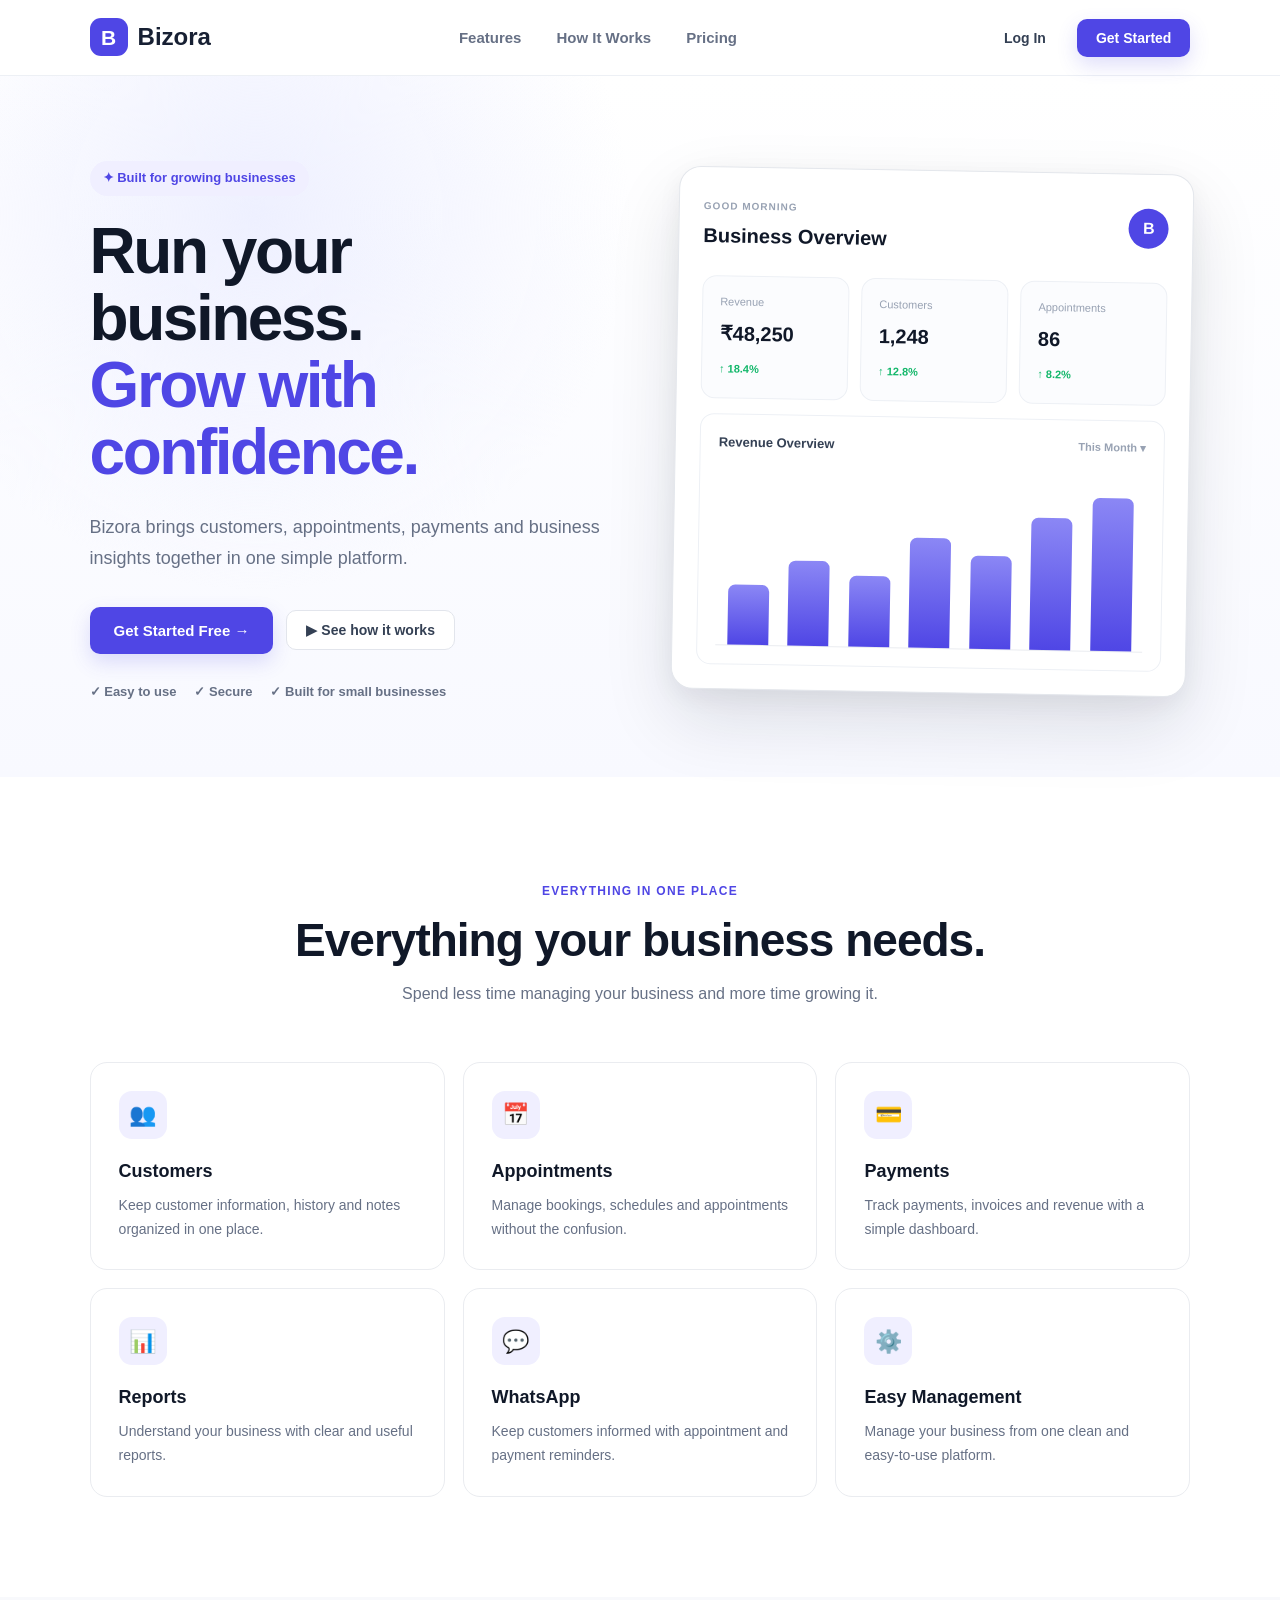
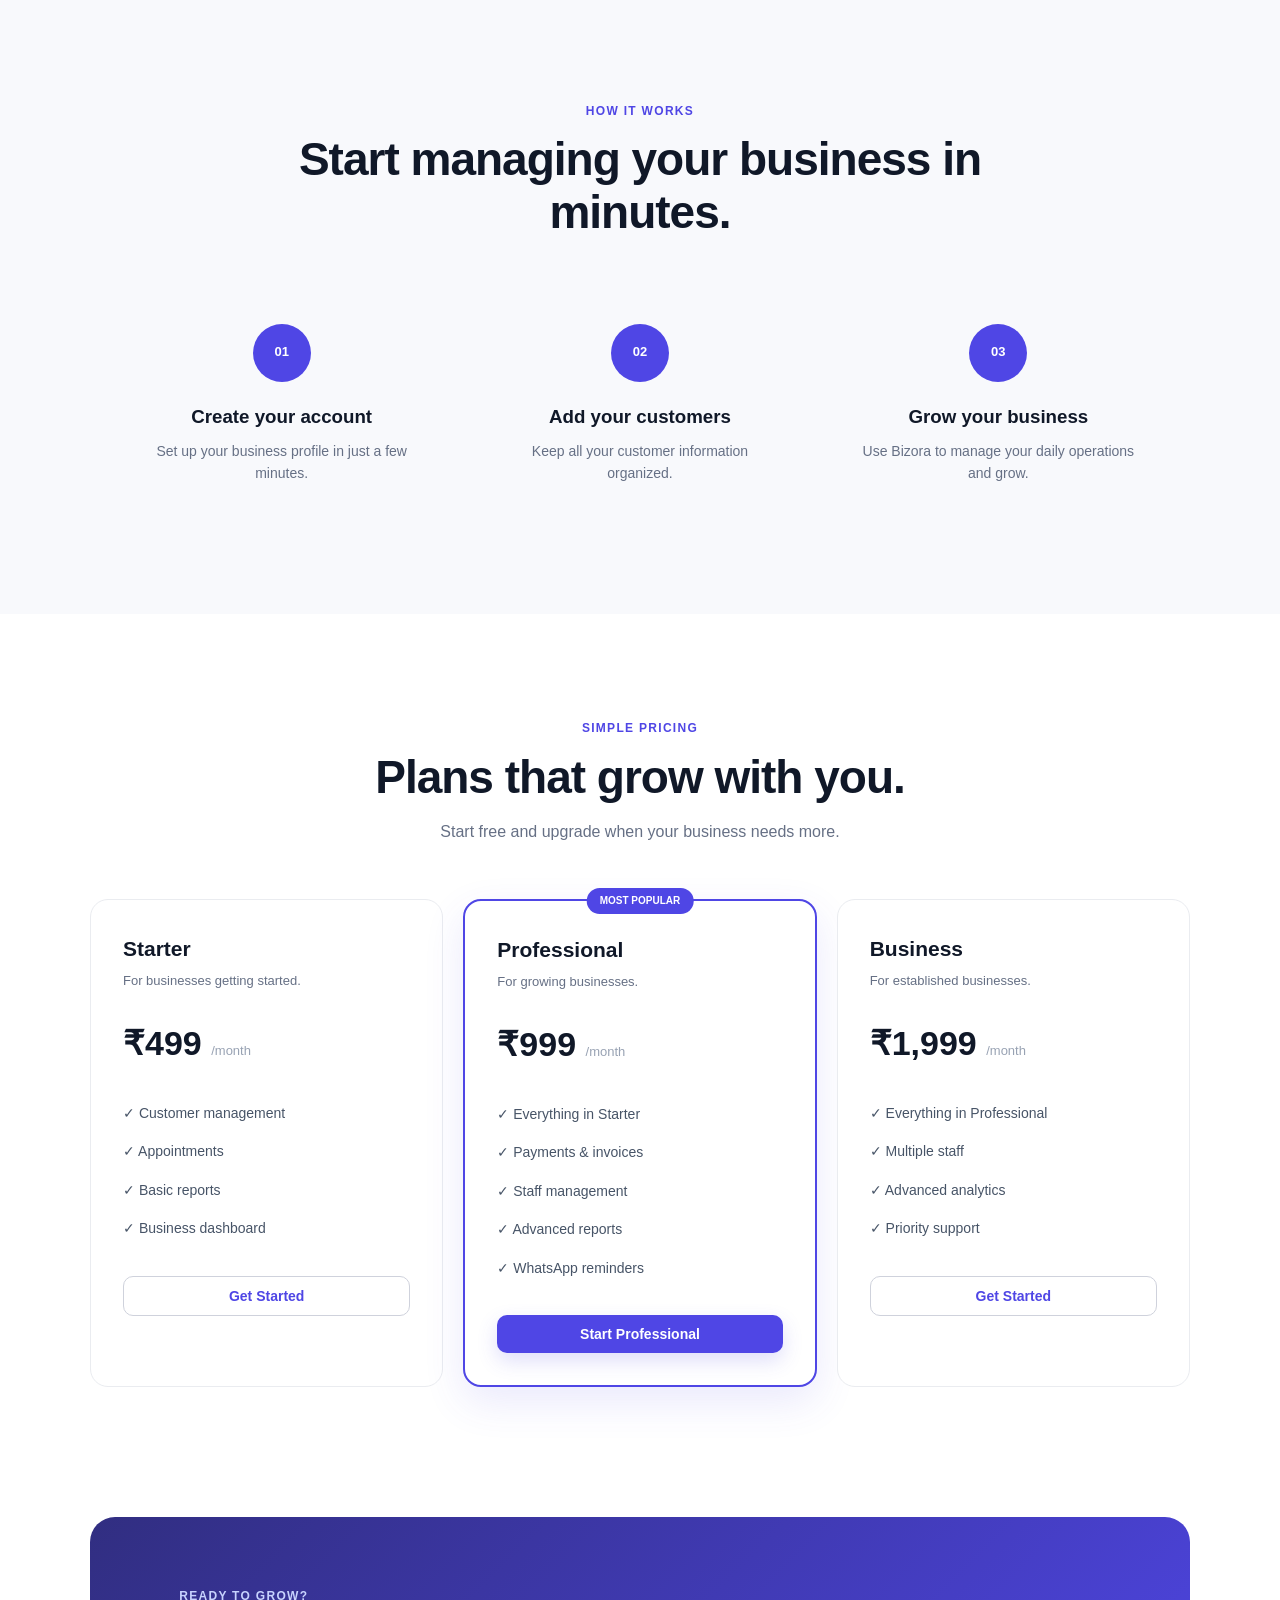
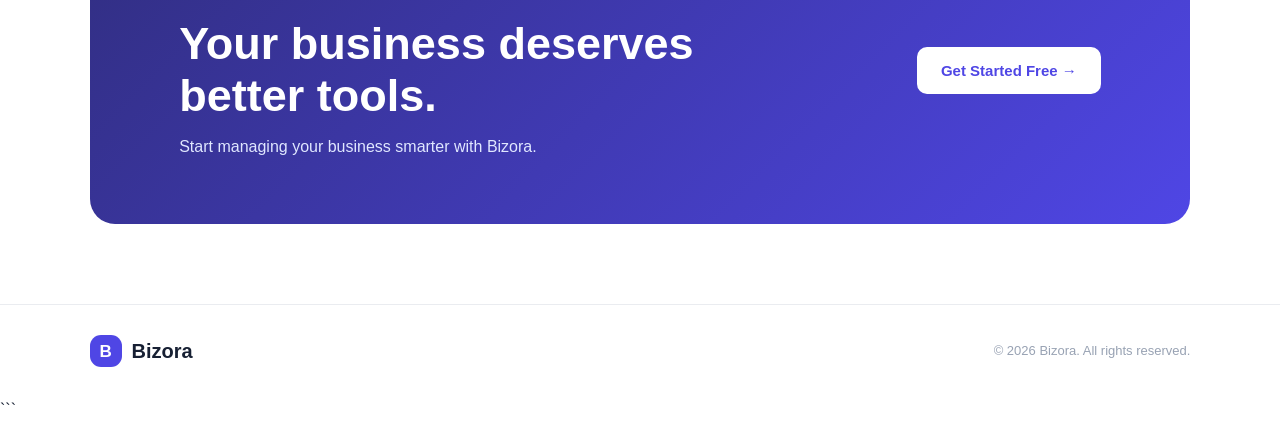
<file: index.html>
<!DOCTYPE html>
<html lang="en">
<head>
  <meta charset="UTF-8">
  <meta name="viewport" content="width=device-width, initial-scale=1.0">

  <title>Bizora — Simple Software for Growing Businesses</title>

  <link rel="stylesheet" href="style.css">
</head>

<body>

  <!-- Navigation -->
  <header class="navbar">
    <div class="logo">
      <span class="logo-mark">B</span>
      <span>Bizora</span>
    </div>

    <nav>
      <a href="#features">Features</a>
      <a href="#how-it-works">How It Works</a>
      <a href="#pricing">Pricing</a>
    </nav>

    <div class="nav-buttons">
      <button class="btn btn-login" onclick="login()">Log In</button>
      <button class="btn btn-primary" onclick="getStarted()">Get Started</button>
    </div>
  </header>


  <!-- Hero Section -->
  <main>

    <section class="hero">

      <div class="hero-content">

        <div class="badge">
          ✦ Built for growing businesses
        </div>

        <h1>
          Run your business.
          <span>Grow with confidence.</span>
        </h1>

        <p>
          Bizora brings customers, appointments, payments and business
          insights together in one simple platform.
        </p>

        <div class="hero-buttons">
          <button class="btn btn-primary btn-large" onclick="getStarted()">
            Get Started Free →
          </button>

          <button class="btn btn-demo" onclick="showDemo()">
            ▶ See how it works
          </button>
        </div>

        <div class="trust">
          <span>✓ Easy to use</span>
          <span>✓ Secure</span>
          <span>✓ Built for small businesses</span>
        </div>

      </div>


      <!-- Dashboard Preview -->
      <div class="dashboard-preview">

        <div class="preview-header">
          <div>
            <small>GOOD MORNING</small>
            <h3>Business Overview</h3>
          </div>

          <div class="avatar">B</div>
        </div>

        <div class="stats">

          <div class="stat-card">
            <small>Revenue</small>
            <strong>₹48,250</strong>
            <span class="positive">↑ 18.4%</span>
          </div>

          <div class="stat-card">
            <small>Customers</small>
            <strong>1,248</strong>
            <span class="positive">↑ 12.8%</span>
          </div>

          <div class="stat-card">
            <small>Appointments</small>
            <strong>86</strong>
            <span class="positive">↑ 8.2%</span>
          </div>

        </div>

        <div class="chart-card">
          <div class="chart-title">
            <span>Revenue Overview</span>
            <span class="chart-period">This Month ▾</span>
          </div>

          <div class="chart">
            <div class="bar" style="height:35%"></div>
            <div class="bar" style="height:50%"></div>
            <div class="bar" style="height:42%"></div>
            <div class="bar" style="height:65%"></div>
            <div class="bar" style="height:55%"></div>
            <div class="bar" style="height:78%"></div>
            <div class="bar" style="height:90%"></div>
          </div>
        </div>

      </div>

    </section>


    <!-- Features -->
    <section class="section" id="features">

      <div class="section-heading">
        <span class="eyebrow">EVERYTHING IN ONE PLACE</span>

        <h2>
          Everything your business needs.
        </h2>

        <p>
          Spend less time managing your business and more time growing it.
        </p>
      </div>


      <div class="features-grid">

        <div class="feature-card">
          <div class="feature-icon">👥</div>
          <h3>Customers</h3>
          <p>
            Keep customer information, history and notes organized in one place.
          </p>
        </div>

        <div class="feature-card">
          <div class="feature-icon">📅</div>
          <h3>Appointments</h3>
          <p>
            Manage bookings, schedules and appointments without the confusion.
          </p>
        </div>

        <div class="feature-card">
          <div class="feature-icon">💳</div>
          <h3>Payments</h3>
          <p>
            Track payments, invoices and revenue with a simple dashboard.
          </p>
        </div>

        <div class="feature-card">
          <div class="feature-icon">📊</div>
          <h3>Reports</h3>
          <p>
            Understand your business with clear and useful reports.
          </p>
        </div>

        <div class="feature-card">
          <div class="feature-icon">💬</div>
          <h3>WhatsApp</h3>
          <p>
            Keep customers informed with appointment and payment reminders.
          </p>
        </div>

        <div class="feature-card">
          <div class="feature-icon">⚙️</div>
          <h3>Easy Management</h3>
          <p>
            Manage your business from one clean and easy-to-use platform.
          </p>
        </div>

      </div>

    </section>


    <!-- How It Works -->
    <section class="section light-section" id="how-it-works">

      <div class="section-heading">
        <span class="eyebrow">HOW IT WORKS</span>

        <h2>
          Start managing your business in minutes.
        </h2>
      </div>

      <div class="steps">

        <div class="step">
          <div class="step-number">01</div>
          <h3>Create your account</h3>
          <p>Set up your business profile in just a few minutes.</p>
        </div>

        <div class="step">
          <div class="step-number">02</div>
          <h3>Add your customers</h3>
          <p>Keep all your customer information organized.</p>
        </div>

        <div class="step">
          <div class="step-number">03</div>
          <h3>Grow your business</h3>
          <p>Use Bizora to manage your daily operations and grow.</p>
        </div>

      </div>

    </section>


    <!-- Pricing -->
    <section class="section" id="pricing">

      <div class="section-heading">
        <span class="eyebrow">SIMPLE PRICING</span>

        <h2>
          Plans that grow with you.
        </h2>

        <p>
          Start free and upgrade when your business needs more.
        </p>
      </div>


      <div class="pricing-grid">

        <div class="pricing-card">

          <h3>Starter</h3>

          <p>For businesses getting started.</p>

          <div class="price">
            ₹499 <span>/month</span>
          </div>

          <ul>
            <li>✓ Customer management</li>
            <li>✓ Appointments</li>
            <li>✓ Basic reports</li>
            <li>✓ Business dashboard</li>
          </ul>

          <button class="btn btn-outline" onclick="getStarted()">
            Get Started
          </button>

        </div>


        <div class="pricing-card popular">

          <div class="popular-label">
            MOST POPULAR
          </div>

          <h3>Professional</h3>

          <p>For growing businesses.</p>

          <div class="price">
            ₹999 <span>/month</span>
          </div>

          <ul>
            <li>✓ Everything in Starter</li>
            <li>✓ Payments & invoices</li>
            <li>✓ Staff management</li>
            <li>✓ Advanced reports</li>
            <li>✓ WhatsApp reminders</li>
          </ul>

          <button class="btn btn-primary" onclick="getStarted()">
            Start Professional
          </button>

        </div>


        <div class="pricing-card">

          <h3>Business</h3>

          <p>For established businesses.</p>

          <div class="price">
            ₹1,999 <span>/month</span>
          </div>

          <ul>
            <li>✓ Everything in Professional</li>
            <li>✓ Multiple staff</li>
            <li>✓ Advanced analytics</li>
            <li>✓ Priority support</li>
          </ul>

          <button class="btn btn-outline" onclick="getStarted()">
            Get Started
          </button>

        </div>

      </div>

    </section>


    <!-- Final CTA -->
    <section class="cta">

      <div>
        <span class="eyebrow">READY TO GROW?</span>

        <h2>
          Your business deserves better tools.
        </h2>

        <p>
          Start managing your business smarter with Bizora.
        </p>
      </div>

      <button class="btn btn-white btn-large" onclick="getStarted()">
        Get Started Free →
      </button>

    </section>

  </main>


  <!-- Footer -->
  <footer>

    <div class="footer-logo">
      <span class="logo-mark">B</span>
      Bizora
    </div>

    <p>
      © 2026 Bizora. All rights reserved.
    </p>

  </footer>


  <script src="script.js"></script>

</body>
</html>
```
</file>
<file: style.css>
* {
  margin: 0;
  padding: 0;
  box-sizing: border-box;
}

html {
  scroll-behavior: smooth;
}

body {
  font-family: Inter, Arial, Helvetica, sans-serif;
  color: #172033;
  background: #ffffff;
  line-height: 1.6;
}

/* =========================
   NAVIGATION
========================= */

.navbar {
  height: 76px;
  padding: 0 7%;
  display: flex;
  align-items: center;
  justify-content: space-between;
  background: rgba(255, 255, 255, 0.96);
  border-bottom: 1px solid #edf0f5;
  position: sticky;
  top: 0;
  z-index: 1000;
}

.logo,
.footer-logo {
  display: flex;
  align-items: center;
  gap: 10px;
  font-size: 24px;
  font-weight: 800;
  color: #172033;
}

.logo-mark {
  width: 38px;
  height: 38px;
  display: flex;
  align-items: center;
  justify-content: center;
  border-radius: 11px;
  background: #4f46e5;
  color: white;
  font-size: 21px;
  font-weight: 800;
}

.navbar nav {
  display: flex;
  gap: 35px;
}

.navbar nav a {
  color: #667085;
  text-decoration: none;
  font-size: 15px;
  font-weight: 600;
  transition: 0.2s ease;
}

.navbar nav a:hover {
  color: #4f46e5;
}

.nav-buttons {
  display: flex;
  gap: 12px;
}

/* =========================
   BUTTONS
========================= */

.btn {
  border: none;
  border-radius: 10px;
  padding: 11px 19px;
  font-size: 14px;
  font-weight: 700;
  cursor: pointer;
  transition: 0.2s ease;
}

.btn-primary {
  background: #4f46e5;
  color: white;
  box-shadow: 0 8px 20px rgba(79, 70, 229, 0.18);
}

.btn-primary:hover {
  background: #4338ca;
  transform: translateY(-2px);
}

.btn-login {
  background: transparent;
  color: #344054;
}

.btn-login:hover {
  background: #f5f6fa;
}

.btn-large {
  padding: 15px 24px;
  font-size: 15px;
}

.btn-demo {
  background: white;
  color: #344054;
  border: 1px solid #e2e5ec;
}

.btn-demo:hover {
  border-color: #c7cad4;
  transform: translateY(-2px);
}

.btn-outline {
  width: 100%;
  background: white;
  color: #4f46e5;
  border: 1px solid #cfd2dc;
}

.btn-outline:hover {
  background: #f5f5ff;
}

.btn-white {
  background: white;
  color: #4f46e5;
}

.btn-white:hover {
  background: #f5f5ff;
  transform: translateY(-2px);
}

/* =========================
   HERO
========================= */

.hero {
  min-height: 690px;
  padding: 85px 7% 75px;
  display: grid;
  grid-template-columns: 1fr 1fr;
  align-items: center;
  gap: 70px;
  background:
    radial-gradient(circle at 20% 20%, #eef0ff 0, transparent 32%),
    linear-gradient(180deg, #ffffff 0%, #f8f9ff 100%);
}

.hero-content {
  max-width: 650px;
}

.badge {
  display: inline-flex;
  align-items: center;
  padding: 7px 13px;
  border-radius: 50px;
  background: #f0efff;
  color: #4f46e5;
  font-size: 13px;
  font-weight: 700;
  margin-bottom: 22px;
}

.hero h1 {
  font-size: clamp(45px, 5vw, 70px);
  line-height: 1.05;
  letter-spacing: -2.5px;
  color: #101828;
  margin-bottom: 25px;
}

.hero h1 span {
  display: block;
  color: #4f46e5;
}

.hero p {
  max-width: 590px;
  color: #667085;
  font-size: 18px;
  line-height: 1.75;
  margin-bottom: 32px;
}

.hero-buttons {
  display: flex;
  align-items: center;
  gap: 13px;
  margin-bottom: 28px;
}

.trust {
  display: flex;
  flex-wrap: wrap;
  gap: 18px;
  color: #667085;
  font-size: 13px;
  font-weight: 600;
}

/* =========================
   DASHBOARD PREVIEW
========================= */

.dashboard-preview {
  background: white;
  border: 1px solid #e4e7ec;
  border-radius: 22px;
  padding: 24px;
  box-shadow:
    0 30px 70px rgba(16, 24, 40, 0.12),
    0 8px 25px rgba(16, 24, 40, 0.05);
  transform: rotate(1deg);
}

.preview-header {
  display: flex;
  align-items: center;
  justify-content: space-between;
  margin-bottom: 24px;
}

.preview-header small {
  color: #98a2b3;
  font-size: 10px;
  font-weight: 800;
  letter-spacing: 1px;
}

.preview-header h3 {
  color: #101828;
  font-size: 20px;
  margin-top: 2px;
}

.avatar {
  width: 40px;
  height: 40px;
  border-radius: 50%;
  background: #4f46e5;
  color: white;
  display: flex;
  justify-content: center;
  align-items: center;
  font-weight: 800;
}

.stats {
  display: grid;
  grid-template-columns: repeat(3, 1fr);
  gap: 12px;
}

.stat-card {
  padding: 17px;
  border: 1px solid #edf0f5;
  border-radius: 14px;
  background: #fbfcfe;
}

.stat-card small {
  display: block;
  color: #98a2b3;
  font-size: 11px;
  margin-bottom: 7px;
}

.stat-card strong {
  display: block;
  color: #101828;
  font-size: 20px;
  margin-bottom: 5px;
}

.positive {
  color: #12b76a;
  font-size: 11px;
  font-weight: 700;
}

.chart-card {
  margin-top: 15px;
  border: 1px solid #edf0f5;
  border-radius: 14px;
  padding: 18px;
}

.chart-title {
  display: flex;
  justify-content: space-between;
  color: #344054;
  font-size: 13px;
  font-weight: 700;
  margin-bottom: 22px;
}

.chart-period {
  color: #98a2b3;
  font-size: 11px;
}

.chart {
  height: 170px;
  display: flex;
  align-items: flex-end;
  justify-content: space-around;
  gap: 12px;
  border-bottom: 1px solid #eaecf0;
  padding: 0 8px;
}

.bar {
  width: 10%;
  min-height: 25px;
  border-radius: 7px 7px 0 0;
  background: linear-gradient(
    to top,
    #4f46e5,
    #8b87f5
  );
}

/* =========================
   GENERAL SECTIONS
========================= */

.section {
  padding: 100px 7%;
}

.light-section {
  background: #f8f9fc;
}

.section-heading {
  max-width: 700px;
  margin: 0 auto 55px;
  text-align: center;
}

.eyebrow {
  display: inline-block;
  color: #4f46e5;
  font-size: 12px;
  font-weight: 800;
  letter-spacing: 1.3px;
  margin-bottom: 12px;
}

.section-heading h2 {
  color: #101828;
  font-size: clamp(32px, 4vw, 46px);
  line-height: 1.15;
  letter-spacing: -1px;
  margin-bottom: 15px;
}

.section-heading p {
  color: #667085;
  font-size: 16px;
}

/* =========================
   FEATURES
========================= */

.features-grid {
  max-width: 1150px;
  margin: auto;
  display: grid;
  grid-template-columns: repeat(3, 1fr);
  gap: 18px;
}

.feature-card {
  padding: 28px;
  border: 1px solid #eaecf0;
  border-radius: 17px;
  background: white;
  transition: 0.25s ease;
}

.feature-card:hover {
  transform: translateY(-5px);
  border-color: #d9d7ff;
  box-shadow: 0 15px 35px rgba(16, 24, 40, 0.08);
}

.feature-icon {
  width: 48px;
  height: 48px;
  display: flex;
  align-items: center;
  justify-content: center;
  border-radius: 13px;
  background: #f0efff;
  font-size: 22px;
  margin-bottom: 18px;
}

.feature-card h3 {
  color: #101828;
  font-size: 18px;
  margin-bottom: 8px;
}

.feature-card p {
  color: #667085;
  font-size: 14px;
  line-height: 1.7;
}

/* =========================
   HOW IT WORKS
========================= */

.steps {
  max-width: 1050px;
  margin: auto;
  display: grid;
  grid-template-columns: repeat(3, 1fr);
  gap: 25px;
}

.step {
  text-align: center;
  padding: 30px;
}

.step-number {
  width: 58px;
  height: 58px;
  margin: 0 auto 20px;
  border-radius: 50%;
  background: #4f46e5;
  color: white;
  display: flex;
  align-items: center;
  justify-content: center;
  font-weight: 800;
  font-size: 13px;
}

.step h3 {
  color: #101828;
  margin-bottom: 8px;
}

.step p {
  color: #667085;
  font-size: 14px;
}

/* =========================
   PRICING
========================= */

.pricing-grid {
  max-width: 1100px;
  margin: auto;
  display: grid;
  grid-template-columns: repeat(3, 1fr);
  gap: 20px;
}

.pricing-card {
  position: relative;
  padding: 32px;
  border: 1px solid #eaecf0;
  border-radius: 18px;
  background: white;
}

.pricing-card.popular {
  border: 2px solid #4f46e5;
  box-shadow: 0 15px 40px rgba(79, 70, 229, 0.12);
}

.popular-label {
  position: absolute;
  top: -13px;
  left: 50%;
  transform: translateX(-50%);
  background: #4f46e5;
  color: white;
  padding: 5px 13px;
  border-radius: 30px;
  font-size: 10px;
  font-weight: 800;
  white-space: nowrap;
}

.pricing-card h3 {
  color: #101828;
  font-size: 21px;
  margin-bottom: 5px;
}

.pricing-card > p {
  color: #667085;
  font-size: 13px;
  margin-bottom: 24px;
}

.price {
  color: #101828;
  font-size: 34px;
  font-weight: 800;
  margin-bottom: 24px;
}

.price span {
  color: #98a2b3;
  font-size: 13px;
  font-weight: 500;
}

.pricing-card ul {
  list-style: none;
  margin-bottom: 28px;
}

.pricing-card li {
  color: #475467;
  font-size: 14px;
  padding: 8px 0;
}

.pricing-card .btn {
  width: 100%;
}

/* =========================
   CTA
========================= */

.cta {
  margin: 30px 7% 80px;
  padding: 65px 7%;
  border-radius: 25px;
  background: linear-gradient(
    135deg,
    #312e81,
    #4f46e5
  );
  color: white;
  display: flex;
  align-items: center;
  justify-content: space-between;
  gap: 30px;
}

.cta .eyebrow {
  color: #c7d2fe;
}

.cta h2 {
  max-width: 650px;
  font-size: clamp(30px, 4vw, 45px);
  line-height: 1.15;
  margin-bottom: 12px;
}

.cta p {
  color: #e0e7ff;
}

/* =========================
   FOOTER
========================= */

footer {
  padding: 30px 7%;
  border-top: 1px solid #eaecf0;
  display: flex;
  align-items: center;
  justify-content: space-between;
}

.footer-logo {
  font-size: 20px;
}

.footer-logo .logo-mark {
  width: 32px;
  height: 32px;
  font-size: 17px;
}

footer p {
  color: #98a2b3;
  font-size: 13px;
}

/* =========================
   RESPONSIVE
========================= */

@media (max-width: 950px) {

  .navbar nav {
    display: none;
  }

  .hero {
    grid-template-columns: 1fr;
    padding-top: 65px;
  }

  .hero-content {
    max-width: 750px;
    margin: auto;
    text-align: center;
  }

  .hero p {
    margin-left: auto;
    margin-right: auto;
  }

  .hero-buttons,
  .trust {
    justify-content: center;
  }

  .dashboard-preview {
    max-width: 650px;
    width: 100%;
    margin: auto;
  }

  .features-grid {
    grid-template-columns: repeat(2, 1fr);
  }

  .pricing-grid {
    grid-template-columns: 1fr;
    max-width: 500px;
  }
}

@media (max-width: 650px) {

  .navbar {
    padding: 0 5%;
  }

  .nav-buttons .btn-login {
    display: none;
  }

  .hero {
    padding: 55px 5%;
  }

  .hero h1 {
    font-size: 43px;
  }

  .hero p {
    font-size: 16px;
  }

  .hero-buttons {
    flex-direction: column;
  }

  .hero-buttons .btn {
    width: 100%;
  }

  .trust {
    flex-direction: column;
    gap: 7px;
  }

  .stats {
    grid-template-columns: 1fr;
  }

  .features-grid,
  .steps {
    grid-template-columns: 1fr;
  }

  .section {
    padding: 75px 5%;
  }

  .cta {
    margin: 10px 5% 55px;
    padding: 45px 25px;
    flex-direction: column;
    align-items: flex-start;
  }

  .cta .btn {
    width: 100%;
  }

  footer {
    padding: 25px 5%;
    flex-direction: column;
    gap: 12px;
  }
}
/* =========================
   AUTHENTICATION PAGES
========================= */

.auth-page {
  min-height: 100vh;
  background:
    radial-gradient(circle at 15% 15%, #eef0ff 0, transparent 30%),
    linear-gradient(135deg, #f8f9ff, #ffffff);
}

.auth-container {
  min-height: 100vh;
  width: 100%;
  display: flex;
  flex-direction: column;
  align-items: center;
  justify-content: center;
  padding: 40px 20px;
}

.auth-logo {
  display: flex;
  align-items: center;
  gap: 10px;
  text-decoration: none;
  color: #172033;
  font-size: 25px;
  font-weight: 800;
  margin-bottom: 25px;
}

.auth-card {
  width: 100%;
  max-width: 460px;
  background: white;
  padding: 38px;
  border: 1px solid #e5e7eb;
  border-radius: 20px;
  box-shadow: 0 20px 55px rgba(16, 24, 40, 0.10);
}

.auth-heading {
  text-align: center;
  margin-bottom: 30px;
}

.auth-heading h1 {
  color: #101828;
  font-size: 28px;
  line-height: 1.2;
  margin-bottom: 9px;
}

.auth-heading p {
  color: #667085;
  font-size: 14px;
}

.form-group {
  margin-bottom: 19px;
}

.form-group label {
  display: block;
  color: #344054;
  font-size: 13px;
  font-weight: 700;
  margin-bottom: 7px;
}

.form-group input {
  width: 100%;
  height: 47px;
  padding: 0 14px;
  border: 1px solid #d0d5dd;
  border-radius: 10px;
  outline: none;
  color: #101828;
  background: white;
  font-size: 14px;
  transition: 0.2s ease;
}

.form-group input::placeholder {
  color: #98a2b3;
}

.form-group input:focus {
  border-color: #4f46e5;
  box-shadow: 0 0 0 3px rgba(79, 70, 229, 0.10);
}

.auth-submit {
  width: 100%;
  height: 49px;
  margin-top: 5px;
  font-size: 15px;
}

.auth-switch {
  text-align: center;
  color: #667085;
  font-size: 13px;
  margin-top: 23px;
}

.auth-switch a {
  color: #4f46e5;
  font-weight: 700;
  text-decoration: none;
}

.auth-switch a:hover {
  text-decoration: underline;
}

.auth-footer {
  color: #98a2b3;
  font-size: 12px;
  margin-top: 22px;
  text-align: center;
}

@media (max-width: 500px) {

  .auth-card {
    padding: 28px 22px;
  }

  .auth-heading h1 {
    font-size: 25px;
  }
}
/* Password label row */

.password-label {
  display: flex;
  align-items: center;
  justify-content: space-between;
}

.password-label a {
  color: #4f46e5;
  font-size: 12px;
  font-weight: 600;
  text-decoration: none;
}

.password-label a:hover {
  text-decoration: underline;
}
/* ==========================================
   BIZORA DASHBOARD
========================================== */

.dashboard-page {
  min-height: 100vh;
  background: #f6f7fb;
  color: #172033;
}

.sidebar {
  position: fixed;
  left: 0;
  top: 0;
  width: 245px;
  height: 100vh;
  background: #ffffff;
  border-right: 1px solid #eaecf0;
  padding: 25px 16px;
  display: flex;
  flex-direction: column;
  z-index: 100;
}

.dashboard-logo {
  display: flex;
  align-items: center;
  gap: 10px;
  padding: 0 10px;
  margin-bottom: 38px;
  color: #172033;
  text-decoration: none;
  font-size: 23px;
  font-weight: 800;
}

.dashboard-nav {
  display: flex;
  flex-direction: column;
  gap: 5px;
}

.nav-item {
  display: flex;
  align-items: center;
  gap: 13px;
  min-height: 44px;
  padding: 10px 13px;
  border-radius: 10px;
  color: #667085;
  text-decoration: none;
  font-size: 14px;
  font-weight: 600;
  transition: 0.2s ease;
}

.nav-item span {
  width: 22px;
  text-align: center;
  font-size: 17px;
}

.nav-item:hover {
  background: #f5f5ff;
  color: #4f46e5;
}

.nav-item.active {
  background: #eeedff;
  color: #4f46e5;
}

.sidebar-bottom {
  margin-top: auto;
  padding-top: 15px;
  border-top: 1px solid #eaecf0;
}

.logout-button {
  width: 100%;
  display: flex;
  align-items: center;
  gap: 13px;
  padding: 10px 13px;
  margin-top: 5px;
  border: none;
  border-radius: 10px;
  background: transparent;
  color: #667085;
  font-size: 14px;
  font-weight: 600;
  cursor: pointer;
  text-align: left;
}

.logout-button span {
  width: 22px;
  text-align: center;
  font-size: 17px;
}

.logout-button:hover {
  background: #fff1f1;
  color: #d92d20;
}


/* ==========================================
   MAIN DASHBOARD
========================================== */

.dashboard-main {
  margin-left: 245px;
  min-height: 100vh;
  padding: 30px 40px 60px;
}

.dashboard-header {
  display: flex;
  align-items: center;
  justify-content: space-between;
  margin-bottom: 28px;
}

.dashboard-header h1 {
  color: #101828;
  font-size: 28px;
  line-height: 1.2;
  margin-bottom: 5px;
}

.dashboard-header p {
  color: #667085;
  font-size: 14px;
}

.dashboard-user {
  display: flex;
  align-items: center;
  gap: 20px;
}

.notification {
  position: relative;
  width: 38px;
  height: 38px;
  border: 1px solid #eaecf0;
  border-radius: 10px;
  background: white;
  display: flex;
  align-items: center;
  justify-content: center;
  cursor: pointer;
}

.notification span {
  position: absolute;
  top: 7px;
  right: 7px;
  width: 6px;
  height: 6px;
  border-radius: 50%;
  background: #4f46e5;
}

.user-avatar {
  width: 40px;
  height: 40px;
  border-radius: 50%;
  background: #4f46e5;
  color: white;
  display: flex;
  align-items: center;
  justify-content: center;
  font-weight: 800;
}


/* ==========================================
   WELCOME CARD
========================================== */

.welcome-card {
  min-height: 150px;
  padding: 30px 32px;
  border-radius: 18px;
  background: linear-gradient(135deg, #3730a3, #4f46e5);
  color: white;
  display: flex;
  align-items: center;
  justify-content: space-between;
  gap: 25px;
  margin-bottom: 25px;
  box-shadow: 0 15px 35px rgba(79, 70, 229, 0.15);
}

.welcome-small {
  color: #c7d2fe;
  font-size: 10px;
  font-weight: 800;
  letter-spacing: 1.2px;
}

.welcome-card h2 {
  font-size: 26px;
  margin: 5px 0 4px;
}

.welcome-card p {
  color: #e0e7ff;
  font-size: 13px;
}


/* ==========================================
   DASHBOARD STATISTICS
========================================== */

.dashboard-stats {
  display: grid;
  grid-template-columns: repeat(4, 1fr);
  gap: 16px;
  margin-bottom: 25px;
}

.dashboard-stat {
  background: white;
  border: 1px solid #eaecf0;
  border-radius: 15px;
  padding: 21px;
}

.stat-top {
  display: flex;
  align-items: center;
  justify-content: space-between;
  color: #667085;
  font-size: 12px;
  font-weight: 600;
  margin-bottom: 12px;
}

.stat-icon {
  width: 35px;
  height: 35px;
  border-radius: 9px;
  background: #f0efff;
  display: flex;
  align-items: center;
  justify-content: center;
  color: #4f46e5;
  font-size: 16px;
}

.dashboard-stat > strong {
  display: block;
  color: #101828;
  font-size: 25px;
  margin-bottom: 8px;
}

.stat-change {
  font-size: 11px;
  font-weight: 700;
}

.stat-change span {
  color: #98a2b3;
  font-weight: 500;
  margin-left: 4px;
}

.positive-change {
  color: #12b76a;
}

.negative-change {
  color: #f79009;
}


/* ==========================================
   DASHBOARD PANELS
========================================== */

.dashboard-grid {
  display: grid;
  grid-template-columns: minmax(0, 1.5fr) minmax(320px, 1fr);
  gap: 18px;
  align-items: start;
}
.dashboard-grid > .dashboard-panel {
  min-width: 0;
}
.dashboard-panel {
  background: white;
  border: 1px solid #eaecf0;
  border-radius: 16px;
  padding: 23px;
  min-width: 0;
}

.revenue-panel {
  min-height: 370px;
}

.panel-header {
  display: flex;
  align-items: flex-start;
  justify-content: space-between;
  gap: 15px;
  margin-bottom: 22px;
}

.panel-header h3 {
  color: #101828;
  font-size: 16px;
  margin-bottom: 3px;
}

.panel-header p {
  color: #98a2b3;
  font-size: 11px;
}

.panel-header select {
  padding: 8px 10px;
  border: 1px solid #d0d5dd;
  border-radius: 8px;
  background: white;
  color: #475467;
  font-size: 11px;
  outline: none;
}

.text-button {
  border: none;
  background: transparent;
  color: #4f46e5;
  font-size: 12px;
  font-weight: 700;
  cursor: pointer;
}


/* ==========================================
   REVENUE CHART
========================================== */

.revenue-chart {
  height: 265px;
  display: flex;
}

.chart-y {
  width: 55px;
  display: flex;
  flex-direction: column;
  justify-content: space-between;
  padding-bottom: 25px;
  color: #98a2b3;
  font-size: 10px;
}

.chart-area {
  flex: 1;

  border-left: 1px solid #eaecf0;
  border-bottom: 1px solid #eaecf0;

  position: relative;

  overflow-x: auto;
  overflow-y: hidden;
}

.chart-bars {
  height: 100%;
  padding: 10px 12px 30px;

  display: grid;
  grid-template-columns: repeat(12, minmax(0, 1fr));

  align-items: end;
  gap: 8px;

  width: 100%;
}

.dashboard-bar {
  position: relative;

  width: 100%;
  min-width: 0;
  min-height: 2px;

  border-radius: 7px 7px 2px 2px;

  background: linear-gradient(
    to top,
    #4f46e5,
    #8b87f5
  );
}

.dashboard-bar span {
  position: absolute;

  bottom: -24px;
  left: 50%;

  transform: translateX(-50%);

  color: #98a2b3;
  font-size: 9px;

  white-space: nowrap;
}


/* ==========================================
   APPOINTMENTS
========================================== */

.appointments-list {
  display: flex;
  flex-direction: column;
}

.appointment {
  display: flex;
  align-items: center;
  gap: 11px;
  padding: 13px 0;
  border-bottom: 1px solid #f0f1f3;
}

.appointment:last-child {
  border-bottom: none;
}

.appointment-avatar,
.customer-avatar {
  flex-shrink: 0;
  width: 38px;
  height: 38px;
  border-radius: 50%;
  background: #f0efff;
  color: #4f46e5;
  display: flex;
  align-items: center;
  justify-content: center;
  font-weight: 800;
  font-size: 12px;
}

.appointment-info {
  min-width: 0;
  flex: 1;
}

.appointment-info strong {
  display: block;
  color: #344054;
  font-size: 12px;
}

.appointment-info span {
  display: block;
  color: #98a2b3;
  font-size: 10px;
  margin-top: 2px;
}

.appointment-status {
  padding: 4px 8px;
  border-radius: 20px;
  background: #ecfdf3;
  color: #027a48;
  font-size: 9px;
  font-weight: 700;
}

.appointment-status.pending {
  background: #fffaeb;
  color: #b54708;
}


/* ==========================================
   CUSTOMERS
========================================== */

.customers-list {
  display: flex;
  flex-direction: column;
}

.customer-row {
  display: flex;
  align-items: center;
  gap: 11px;
  padding: 13px 0;
  border-bottom: 1px solid #f0f1f3;
}

.customer-row:last-child {
  border-bottom: none;
}

.customer-row > div:nth-child(2) {
  min-width: 0;
  flex: 1;
}

.customer-row strong {
  display: block;
  color: #344054;
  font-size: 12px;
}

.customer-row span {
  display: block;
  color: #98a2b3;
  font-size: 10px;
  margin-top: 2px;
}

.customer-row small {
  color: #98a2b3;
  font-size: 9px;
}


/* ==========================================
   QUICK ACTIONS
========================================== */

.quick-actions {
  display: grid;
  grid-template-columns: 1fr 1fr;
  gap: 10px;
}

.quick-actions button {
  min-height: 100px;
  padding: 14px;
  border: 1px solid #eaecf0;
  border-radius: 11px;
  background: white;
  text-align: left;
  cursor: pointer;
  transition: 0.2s ease;
}

.quick-actions button:hover {
  border-color: #c7c4ff;
  background: #fafaff;
  transform: translateY(-2px);
}

.quick-actions button > span {
  display: block;
  font-size: 19px;
  margin-bottom: 8px;
}

.quick-actions strong {
  display: block;
  color: #344054;
  font-size: 11px;
}

.quick-actions small {
  display: block;
  color: #98a2b3;
  font-size: 9px;
  margin-top: 3px;
}


/* ==========================================
   DASHBOARD BUTTON OVERRIDE
========================================== */

.welcome-card .btn-white {
  flex-shrink: 0;
}


/* ==========================================
   RESPONSIVE DASHBOARD
========================================== */

@media (max-width: 1150px) {

  .dashboard-stats {
    grid-template-columns: repeat(2, 1fr);
  }

  .dashboard-grid {
    grid-template-columns: 1fr;
  }
}

@media (max-width: 800px) {

  .sidebar {
    width: 70px;
    padding: 20px 10px;
  }

  .dashboard-logo {
    justify-content: center;
    padding: 0;
  }

  .dashboard-logo > span:last-child {
    display: none;
  }

  .dashboard-nav .nav-item,
  .sidebar-bottom .nav-item,
  .logout-button {
    justify-content: center;
    padding: 10px;
  }

  .nav-item span,
  .logout-button span {
    margin: 0;
  }

  .nav-item {
    font-size: 0;
  }

  .logout-button {
    font-size: 0;
  }

  .dashboard-main {
    margin-left: 70px;
    padding: 25px 20px 50px;
  }
}

@media (max-width: 550px) {

  .dashboard-header {
    align-items: flex-start;
  }

  .dashboard-header h1 {
    font-size: 23px;
  }

  .dashboard-user {
    gap: 8px;
  }

  .welcome-card {
    flex-direction: column;
    align-items: flex-start;
  }

  .dashboard-stats {
    grid-template-columns: 1fr;
  }

  .quick-actions {
    grid-template-columns: 1fr;
  }

  .dashboard-main {
    padding: 20px 12px 40px;
  }

  .dashboard-panel {
    padding: 17px;
  }

  .chart-bars {
    gap: 5px;
    padding-left: 5px;
    padding-right: 5px;
  }

  .dashboard-bar {
    width: 20px;
  }
}
/* =========================================
BIZORA MOBILE RESPONSIVE DESIGN
========================================= */

@media (max-width: 768px) {

/* Sidebar becomes a top navigation area */
.sidebar {
position: relative;
width: 100%;
height: auto;
min-height: auto;
padding: 14px 16px;
}

.dashboard-logo {
margin-bottom: 12px;
}

.dashboard-nav {
display: flex;
gap: 8px;
overflow-x: auto;
padding-bottom: 8px;
}

.dashboard-nav .nav-item {
flex: 0 0 auto;
white-space: nowrap;
padding: 10px 12px;
}

.sidebar-bottom {
display: flex;
align-items: center;
gap: 8px;
margin-top: 8px;
}

.sidebar-bottom .nav-item {
flex: 1;
}

.logout-button {
flex: 0 0 auto;
}

/* Main content */
.dashboard-main {
width: 100%;
margin-left: 0;
padding: 18px 14px;
}

/* Header */
.dashboard-header {
flex-direction: column;
align-items: flex-start;
gap: 16px;
}

.dashboard-header h1 {
font-size: 28px;
}

.dashboard-header p {
font-size: 14px;
}

.dashboard-user {
width: 100%;
justify-content: flex-end;
}

/* Welcome card */
.welcome-card {
flex-direction: column;
align-items: flex-start;
gap: 18px;
padding: 22px;
}

.welcome-card .btn {
width: 100%;
}

/* Statistics */
.dashboard-stats {
grid-template-columns: 1fr;
gap: 12px;
}

.dashboard-stat {
width: 100%;
}

/* Dashboard grid */
.dashboard-grid {
grid-template-columns: 1fr;
gap: 16px;
}

.dashboard-panel {
width: 100%;
overflow: hidden;
}

/* Panel headers */
.panel-header {
gap: 12px;
flex-wrap: wrap;
}

.panel-header select,
.panel-header input {
width: 100%;
max-width: 100%;
}

/* Revenue chart */
.revenue-chart {
overflow-x: auto;
}

.chart-area {
min-width: 520px;
}

/* Appointments */
.appointment {
gap: 10px;
flex-wrap: wrap;
}

.appointment-info {
min-width: 0;
flex: 1;
}

.appointment-status {
margin-left: auto;
}

/* Customers */
.customer-row {
gap: 10px;
}

.customer-row > div:nth-child(2) {
min-width: 0;
flex: 1;
}

.customer-row strong,
.customer-row span {
overflow-wrap: anywhere;
}

/* Quick actions */
.quick-actions {
grid-template-columns: 1fr;
gap: 10px;
}

.quick-actions button {
width: 100%;
}

/* Buttons */
.btn {
min-height: 44px;
}

}

/* =========================================
SMALL PHONES
========================================= */

@media (max-width: 480px) {

.sidebar {
padding: 12px;
}

.dashboard-main {
padding: 14px 10px;
}

.dashboard-header h1 {
font-size: 24px;
}

.welcome-card {
padding: 18px;
}

.welcome-card h2 {
font-size: 22px;
}

.dashboard-stat {
padding: 16px;
}

.dashboard-stat strong {
font-size: 24px;
}

.dashboard-panel {
padding: 16px;
}

.panel-header h3 {
font-size: 17px;
}

}
/* =====================================================
   FINAL DESKTOP DASHBOARD GRID FIX
===================================================== */

@media (min-width: 1151px) {

  body.dashboard-page .dashboard-grid {
    display: grid !important;
    grid-template-columns: minmax(0, 1.6fr) minmax(320px, 1fr) !important;
    gap: 18px !important;
    width: 100% !important;
    align-items: start !important;
  }

  body.dashboard-page .dashboard-grid > .dashboard-panel {
    width: 100% !important;
    min-width: 0 !important;
  }

  body.dashboard-page .revenue-panel {
    min-height: 370px !important;
    width: 100% !important;
  }

}
/* =====================================================
   DESKTOP REVENUE CHART
===================================================== */

@media (min-width: 1151px) {

  body.dashboard-page .revenue-chart {
    width: 100% !important;
  }

  body.dashboard-page .chart-area {
    min-width: 0 !important;
    overflow: visible !important;
  }

  body.dashboard-page .chart-bars {
    width: 100% !important;
    min-width: 0 !important;
    gap: 8px !important;
  }

  body.dashboard-page .dashboard-bar {
    flex: 1 !important;
    width: auto !important;
    max-width: 42px !important;
    min-width: 12px !important;
  }

}
</file>
